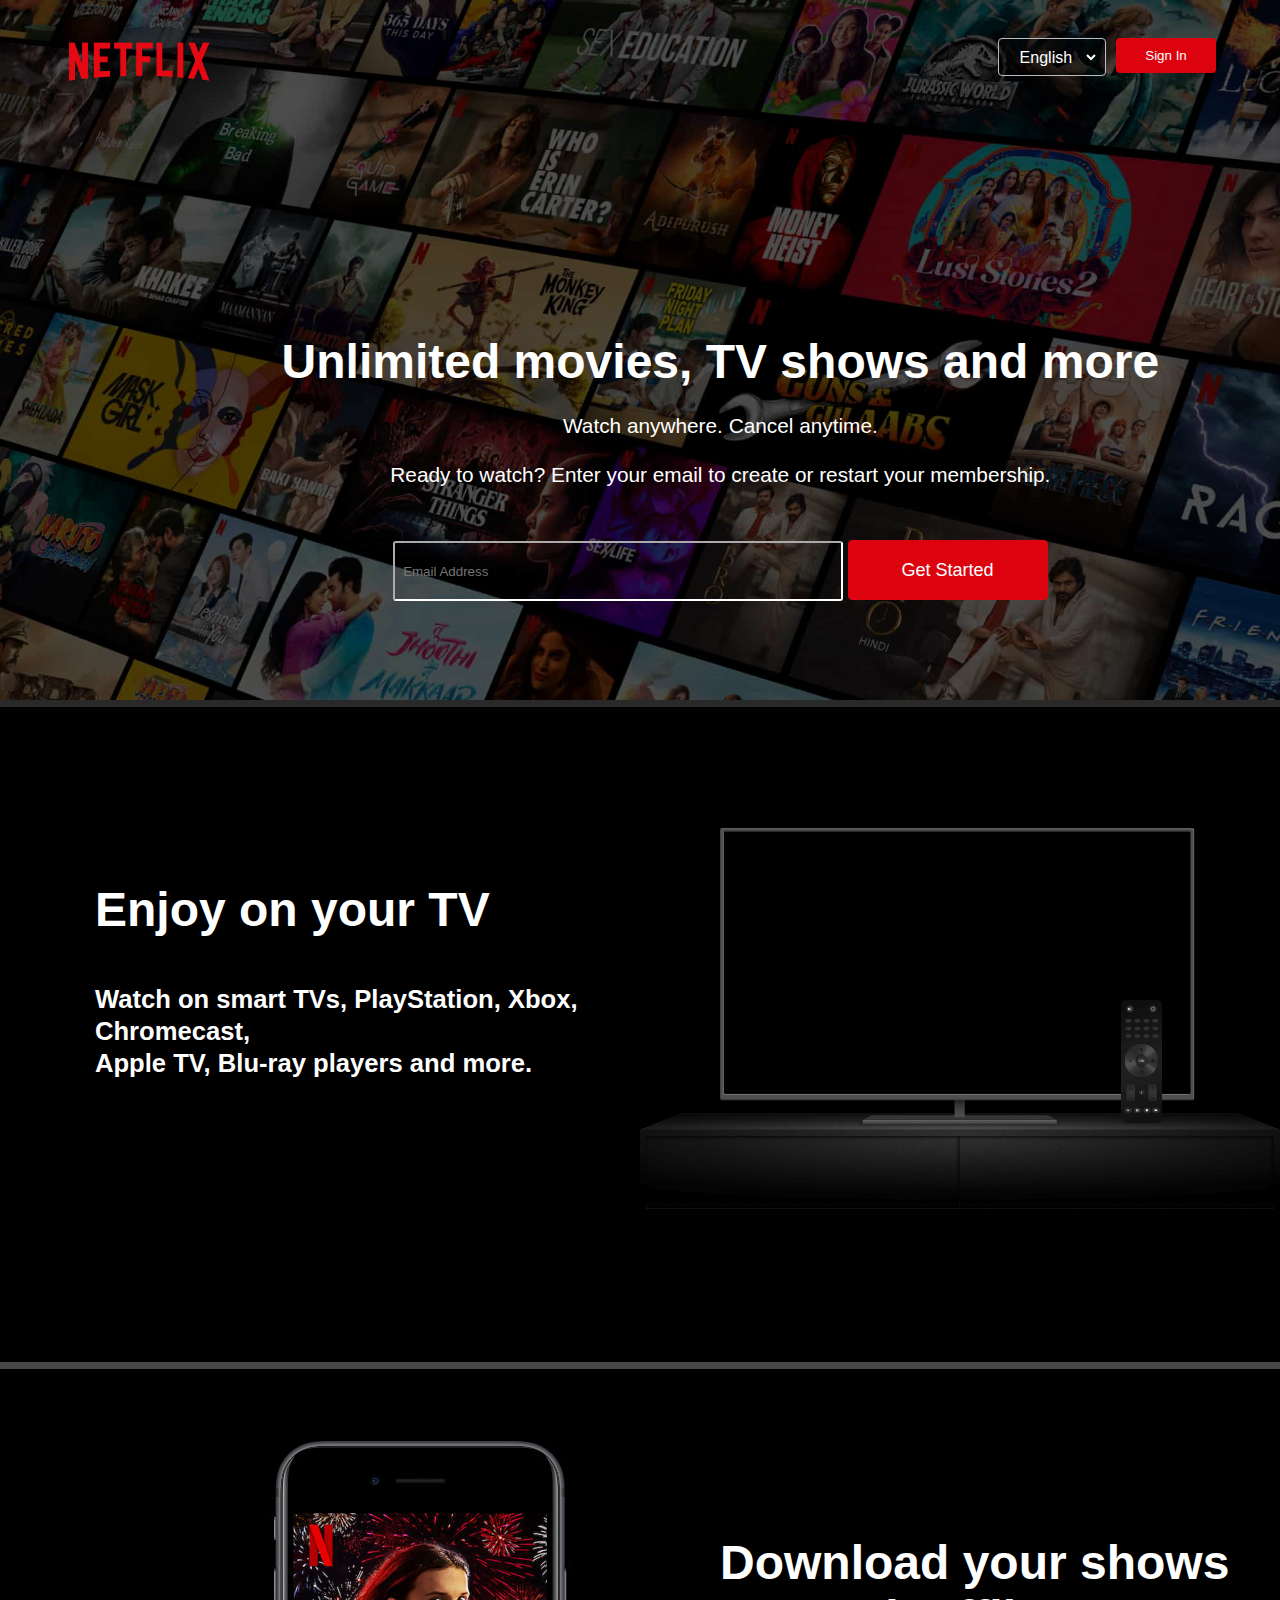
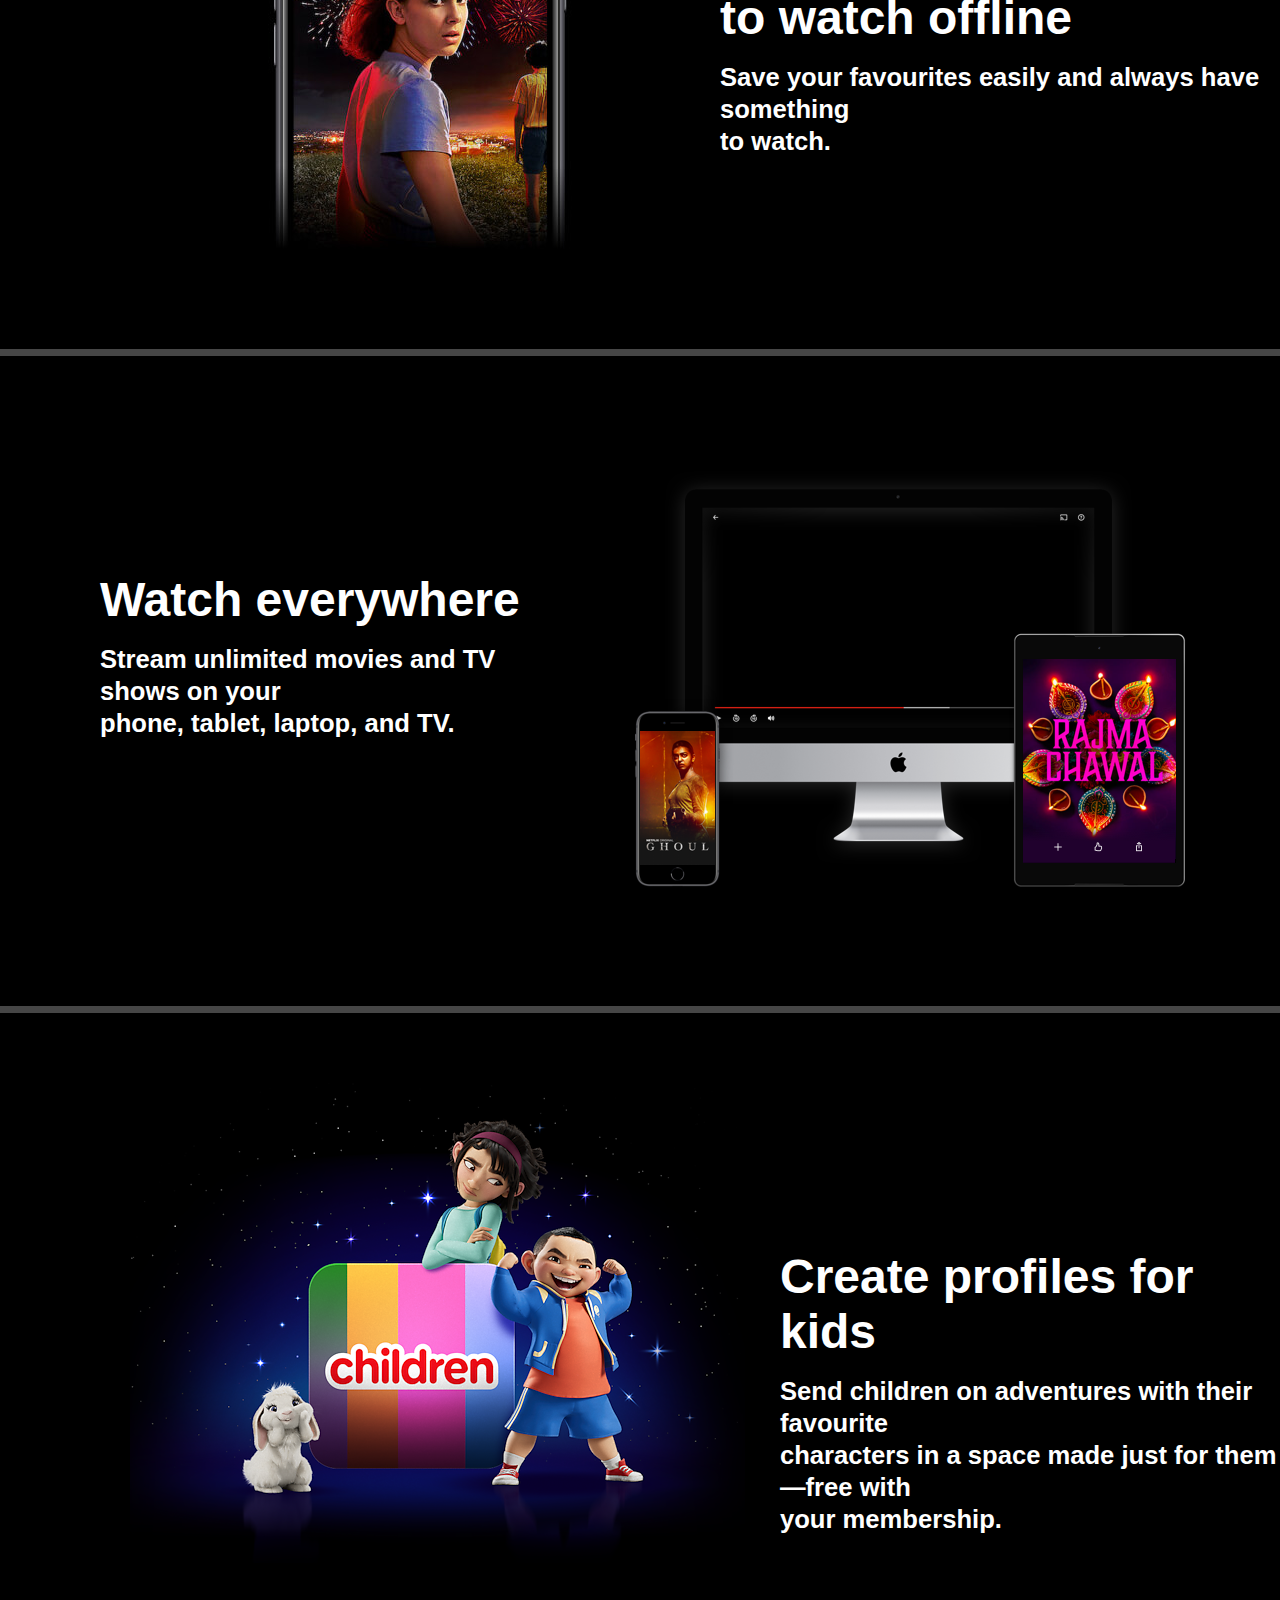
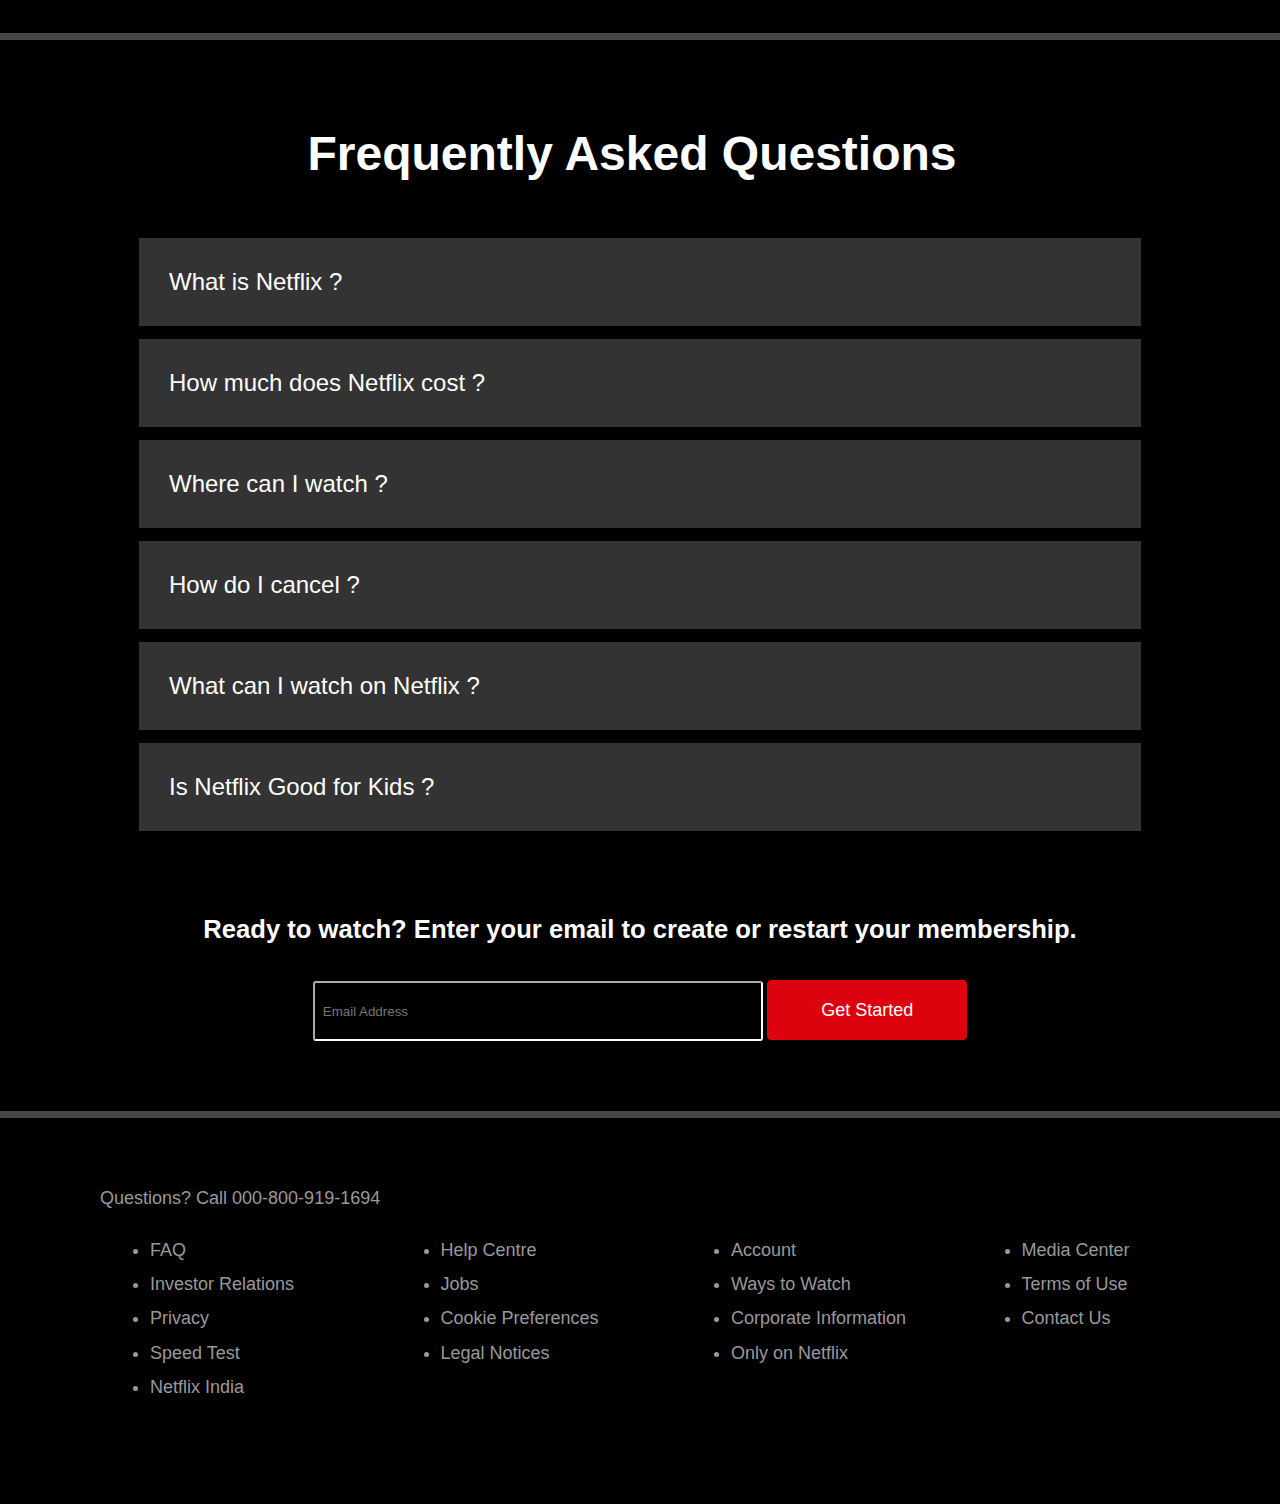
<file: index.html>
<!DOCTYPE html>
<html lang="en">

<head>
    <meta charset="UTF-8">
    <meta name="viewport" content="width=device-width, initial-scale=1.0">
    <title>Netflix India - Watch TV Shows Online, Watch Movies Online </title>
    <link rel="stylesheet" href="style.css">
    <link rel="stylesheet" href="https://cdnjs.cloudflare.com/ajax/libs/font-awesome/6.4.2/css/all.min.css"
        integrity="sha512-z3gLpd7yknf1YoNbCzqRKc4qyor8gaKU1qmn+CShxbuBusANI9QpRohGBreCFkKxLhei6S9CQXFEbbKuqLg0DA=="
        crossorigin="anonymous" referrerpolicy="no-referrer" />
</head>

<body>
    <header>
        <nav class="navbar">
            <div class="navbar_netflix">
                <img src="Logonetflix.png" alt="This is the Netflix Logo" class="netflix_logo">
            </div>
            <div class="navbar_nav_items">
                <div class="nav_item">
                    <div class="dropdown_container">
                        <i class="fa-solid fa-language"></i>
                        <select name="language" id="languageSelect" class="language_drop_down">
                            <option value="english" selected>English</option>
                            <option value="hindi">Hindi</option>
                        </select>
                    </div>
                </div>
                <div class="nav_item">
                    <button class="signin_button">Sign In</button>
                </div>
            </div>
        </nav>
    </header>
    <main>
        <section clas="hero">
            <div class="hero_bg_img_cont">
                <img src="Background.jpg" alt="Netflix main section Background" class="hero_bg_img">
            </div>
            <div class="hero_bg_overlay"> </div>
            <div class="hero_card">
                <br><br><br>
                <h1 class="hero_title">
                    Unlimited movies, TV shows and more
                </h1>
                <h2 class="hero_subtitle">
                    Watch anywhere. Cancel anytime.
                </h2>
                <p class="hero_desc">
                    <nobr>Ready to watch? Enter your email to create or restart your membership.</nobr>
                </p>
                <br>
                <nobr><input type="email" placeholder="Email Address" class="email">
                    <button class="get_started">Get Started <i class="fa-solid fa-chevron-right"></i></button>
                </nobr>
            </div>
        </section>
        <hr class="rule">
        <section class="style_cards">
            <div class="card_1">
                <div class="desc_1">
                    <h1 class="desc_1_heading">Enjoy on your TV</h1>
                    <h3 class="desc_1_para">Watch on smart TVs, PlayStation, Xbox, Chromecast,<br>
                        Apple TV, Blu-ray players and more.</h3>
                </div>
                <img src="TV.jpg" alt="Netflix_TV">
                <video class="vdo_1" autoplay="" playsinline="" muted="" loop=""
                    src="https://assets.nflxext.com/ffe/siteui/acquisition/ourStory/fuji/desktop/video-tv-in-0819.m4v"
                    type="video/mp4"></video>
            </div>
            <hr class="rule_1">
            <div class="card_2">
                <img src="mobile.jpg" alt="Netflix_Mobile">
                <div class="desc_2">
                    <h1>Download your shows<br>
                        to watch offline</h1>
                    <h3>Save your favourites easily and always have something<br>
                        to watch.</h3>
                </div>
            </div>
            <hr class="rule_1">
            <div class="card_3">
                <div class="desc_3">
                    <h1>Watch everywhere</h1>
                    <h3>Stream unlimited movies and TV shows on your<br>
                        phone, tablet, laptop, and TV.</h3>
                </div>
                <div>
                    <img src="TV 2.png" alt="Netflix_TV">
                    <video class="vdo_2" autoplay="" playsinline="" muted="" loop=""
                        src="https://assets.nflxext.com/ffe/siteui/acquisition/ourStory/fuji/desktop/video-devices-in.m4v"
                        type="video/mp4">
                    </video>
                </div>
            </div>
            <hr class="rule_2">
            <div class="card_4">
                <img src="children.png" alt="netflix_Children">
                <div class="desc_4">
                    <h1>Create profiles for kids</h1>
                    <h3>Send children on adventures with their favourite<br>
                        characters in a space made just for them—free with<br>
                        your membership.</h3>
                </div>
            </div>
            <hr class="rule_2">
            <div class="card_5">
                <div class="desc_5">
                    <h1>Frequently Asked Questions</h1>
                </div>
                <div class="accordion-container">
                    <div class="accordion-item">
                        <div class="accordion-title" onclick="changeIcon(0)">
                            <div>What is Netflix ?</div>
                            <div><i class="fa-solid fa-plus change"></i></div>
                        </div>
                        <div class="accordion-content">
                            Netflix is a streaming service that offers a wide variety of award-winning TV shows, movies,
                            anime, documentaries and more - on thousands of internet-connected devices.<br>
                            <br>
                            You can watch as much as you want, whenever you want, without a single ad - all for one low
                            monthly price. There's always something new to discover, and new TV shows and movies are
                            added every week!
                        </div>
                    </div>
                    <div class="accordion-item">
                        <div class="accordion-title" onclick="changeIcon(1)">
                            <div>How much does Netflix cost ?</div>
                            <div><i class="fa-solid fa-plus change"></i></div>
                        </div>
                        <div class="accordion-content">
                            Watch Netflix on your smartphone, tablet, Smart TV, laptop, or streaming device, all for one
                            fixed monthly <br>
                            fee. Plans range from ₹ 149 to ₹ 649 a month. No extra costs, no contracts.
                        </div>
                    </div>
                    <div class="accordion-item" onclick="changeIcon(2)">
                        <div class="accordion-title">
                            <div>Where can I watch ?</div>
                            <div><i class="fa-solid fa-plus change"></i></div>
                        </div>
                        <div class="accordion-content">
                            Watch anywhere, anytime. Sign in with your Netflix account to watch instantly on the web at
                            netflix.com <br>
                            from your personal computer or on any internet-connected device that offers the Netflix app,
                            including <br>
                            smart TVs, smartphones, tablets, streaming media players and game consoles.<br>
                            <br>
                            You can also download your favourite shows with the iOS, Android, or Windows 10 app. Use
                            downloads to<br>
                            watch while you're on the go and without an internet connection. Take Netflix with you
                            anywhere.
                        </div>
                    </div>
                    <div class="accordion-item" onclick="changeIcon(3)">
                        <div class="accordion-title">
                            <div>How do I cancel ?</div>
                            <div><i class="fa-solid fa-plus change"></i></div>
                        </div>
                        <div class="accordion-content">
                            Netflix is flexible. There are no annoying contracts and no commitments. You can easily
                            cancel your<br>
                            account online in two clicks. There are no cancellation fees - start or stop your account
                            anytime.
                        </div>
                    </div>
                    <div class="accordion-item">
                        <div class="accordion-title" onclick="changeIcon(4)">
                            <div>What can I watch on Netflix ?</div>
                            <div><i class="fa-solid fa-plus change"></i></div>
                        </div>
                        <div class="accordion-content">
                            Netflix has an extensive library of feature films, documentaries, TV shows, anime,
                            award-winning Netflix<br>
                            originals, and more. Watch as much as you want, anytime you want.
                        </div>
                    </div>
                    <div class="accordion-item">
                        <div class="accordion-title" onclick="changeIcon(5)">
                            <div>Is Netflix Good for Kids ?</div>
                            <div><i class="fa-solid fa-plus change"></i></div>
                        </div>
                        <div class="accordion-content">
                            The Netflix Kids experience is included in your membership to give parents control while
                            kids enjoy <br>
                            family-friendly TV shows and films in their own space.<br>
                            <br>
                            Kids profiles come with PIN-protected parental controls that let you restrict the maturity
                            rating of content <br>
                            kids can watch and block specific titles you don't want kids to see.
                        </div>
                    </div>
                </div>
                <div class="desc_6">
                    <h3>Ready to watch? Enter your email to create or restart your membership.</h3>
                    <nobr><input type="email" placeholder="Email Address" class="email">
                        <button class="get_started">Get Started <i class="fa-solid fa-chevron-right"></i></button>
                    </nobr>
                </div>
            </div>
            <hr class="rule_2">
        </section>
    </main>
    <footer class="footer">
        <p>Questions? Call 000-800-919-1694</p>
        <div class="footer_cols">
            <ul>
                <li>FAQ</li>
                <li>Investor Relations</li>
                <li>Privacy</li>
                <li>Speed Test</li>
                <li>Netflix India</li>
            </ul>
            <ul>
                <li>Help Centre</li>
                <li>Jobs</li>
                <li>Cookie Preferences</li>
                <li>Legal Notices</li>
            </ul>
            <ul>
                <li>Account</li>
                <li>Ways to Watch</li>
                <li>Corporate Information</li>
                <li>Only on Netflix</li>
            </ul>
            <ul>
                <li>Media Center</li>
                <li>Terms of Use</li>
                <li>Contact Us</li>
            </ul>
        </div>
    </footer>
    <script>
        // JavaScript to toggle the active state of accordion items
        let flag = 0;
        const accordionItems = document.querySelectorAll(".accordion-item");

        accordionItems.forEach((item) => {
            const title = item.querySelector(".accordion-title");

            title.addEventListener("click", () => {
                item.classList.toggle("active");
            });
        });

        const changeIcon = (id) => {
            if (flag == 0) {
                flag = 1;
                const box = document.getElementsByClassName("change");
                box[id].classList.remove("fa-plus");
                box[id].classList.add("fa-xmark");
            } else {
                flag = 0;
                const box = document.getElementsByClassName("change");
                box[id].classList.remove("fa-xmark");
                box[id].classList.add("fa-plus");
            }
        };
    </script>

</body>

</html>
</file>
<file: style.css>
* {
    margin: 0;
    padding: 0;
    box-sizing: border-box;
}

body {
    background-color: black;
    color: white;
    font-family: "Poppins", sans-serif;
}

.navbar {
    position: absolute;
    top: 0;
    width: 100%;
    display: flex;
    justify-content: space-between;
    padding: 3% 5%;
    z-index: 10;
}

.navbar_netflix {
    height: 100%;
    width: 150px;
}

.navbar_nav_items {
    display: flex;
    gap: 10px;
}

.netflix_logo {
    width: 100%;
    height: 100%;
}

.language_drop_down {
    background: transparent;
    border: none;
    color: white;
    padding-left: 10px;
    padding-right: 10px;
    padding-top: 2px;
    padding-bottom: 2px;
    font-size: medium;
}

.dropdown_container {
    border: 1px solid  rgb(189, 189, 189);
    padding: 0.4rem;
    border-radius: 4px;
    background: rgba(0, 0, 0, 0.4);
}

.signin_button {
    border: #dc030f;
    background-color: #dc030f;
    color: white;
    padding: 0.25rem 0.5rem;
    border-radius: 4px;
    height: 35px;
    width: 100px;
}

.hero_bg_img_cont {
    width: 100%;
    height: 700px;
}

.hero_bg_img {
    width: 100%;
    height: 100%;
    object-fit: cover;
}

.hero_bg_overlay {
    position: absolute;
    inset: 0;
    width: 100%;
    height: 100%;
    background: rgba(0, 0, 0, 0.6);
}

.hero_card {
    position: absolute;
    top: 30%;
    left: 22%;
    text-align: center;
    display: flex;
    flex-direction: column;
    gap: 10px;
}

.hero_title {
    font-weight: 600;
    font-size: 3rem;
    padding-bottom: 15px;
}

.hero_subtitle,
.hero_desc {
    font-weight: 400;
    font-size: 1.3rem;
    padding-bottom: 15px;
}

.email {
    width: 450px;
    height: 60px;
    color: white;
    padding: 0.25rem 0.5rem;
    border-radius: 3px;
    border-color: white;
    background: transparent;
}

.get_started {
    font-size: large;
    width: 200px;
    height: 60px;
    background-color: #dc030f;
    border: 1px solid #dc030f;
    color: white;
    border-radius: 4px;
}

.card_1,
.card_3 {
    border-top: 8px rgb(69, 69, 69);
    padding: 50px;
}

.card_1 {
    position: relative;
    display: inline-grid;
    grid-template-columns: 50% 40%;
    text-align: left;
    align-items: center;
    padding: 25px 45px 50px;
}

.desc_1 {
    padding-left: 50px;
    display: flex;
    flex-direction: column;
    gap: 30px;
}

.desc_1_heading{
    font-size: 45px;
    font-weight: 900;
}

.desc_1_para{
    font-size: 22px;
}

.card_1 video {
    position: relative;
    width: 100%;
    height: 100%;
    margin-left: 65px;
    grid-column: 2/2;
    grid-row: 1/2;
    z-index: -1;
}

.card_1 img {
    grid-column: 2/2;
    grid-row: 1/2;
}

.style_cards h1 {
    font-size: 3rem;
    padding: 1rem;
    padding-left: 0;
}

.style_cards h3 {
    font-size: 1.6rem;
    line-height: 2rem;
}

.card_2 {
    display: flex;
    margin-left: 100px;
}

.desc_2 {
    position: relative;
    top: 150px;
    right: 20px;
}

.card_3 {
    display: flex;
    height: 650px;
}

.desc_3 {
    position: relative;
    width: 55%;
    left: 50px;
    top: 150px;
}

.card_3 img {
    position: relative;
    left: 80px;
    top: 50px;
}

.card_3 video {
    position: relative;
    left: 200px;
    width: 400px;
    z-index: -1;
    bottom: 400px;
}

.card_4{
    display: flex; 
    margin-bottom: 70px;
    margin-left: 130px;
}

.desc_4{
    position: relative;
    left: 10px;
    top:150px;
}

.footer,
.footer a {
    color: #999;
    font-size: 0.9rem;
}

.footer p {
    margin-bottom: 1.5rem;
}

.footer .footer_cols {
    display: grid;
    grid-template-columns: repeat(4, 1fr);
    grid-gap: 2rem;
    padding-left: 50px;
}

.footer li {
    line-height: 1.9;
}

.rule{
    background-color: #676666;
    border: 1px solid #676666;
    height: 7px;
}

.rule_1{
    background-color: #464646;
    border: 1px solid #464646;
    height: 7px;
    margin-top: 100px;
}

.rule_2{
    background-color: #464646;
    border: 1px solid #464646;
    height: 7px;
    margin-bottom: 70px;
}

.footer{
    margin-bottom: 100px;
    padding-left: 100px;
    font-size: large;
}

.card_5{
    width: 100%;
}

.desc_5{
    text-align: center;
    padding-bottom: 30px;
}

.desc_6{
    display: flex;
    flex-direction: column;
    gap: 35px;
    text-align: center;
    padding: 70px;
}

.accordion-container {
    width: 80%;
    margin: 0 auto;
}

.accordion-item {
    border-bottom: 1px solid black;
    margin:10px;
}

.accordion-title {
    cursor: pointer;
    padding: 30px;
    background-color: #333;
    color: #fff;
    transition: background-color 0.3s ease;
    font-size: x-large;
    border: 1px solid black;
    display: flex;
    justify-content: space-between;
}

.accordion-content {
    padding: 10px;
    display: none;
    background-color: #333;
    color: #fff;
    font-size: x-large;
    border: 1px solid black;
}

.accordion-item.active .accordion-content {
    display: block;
    padding: 20px;
}
</file>
